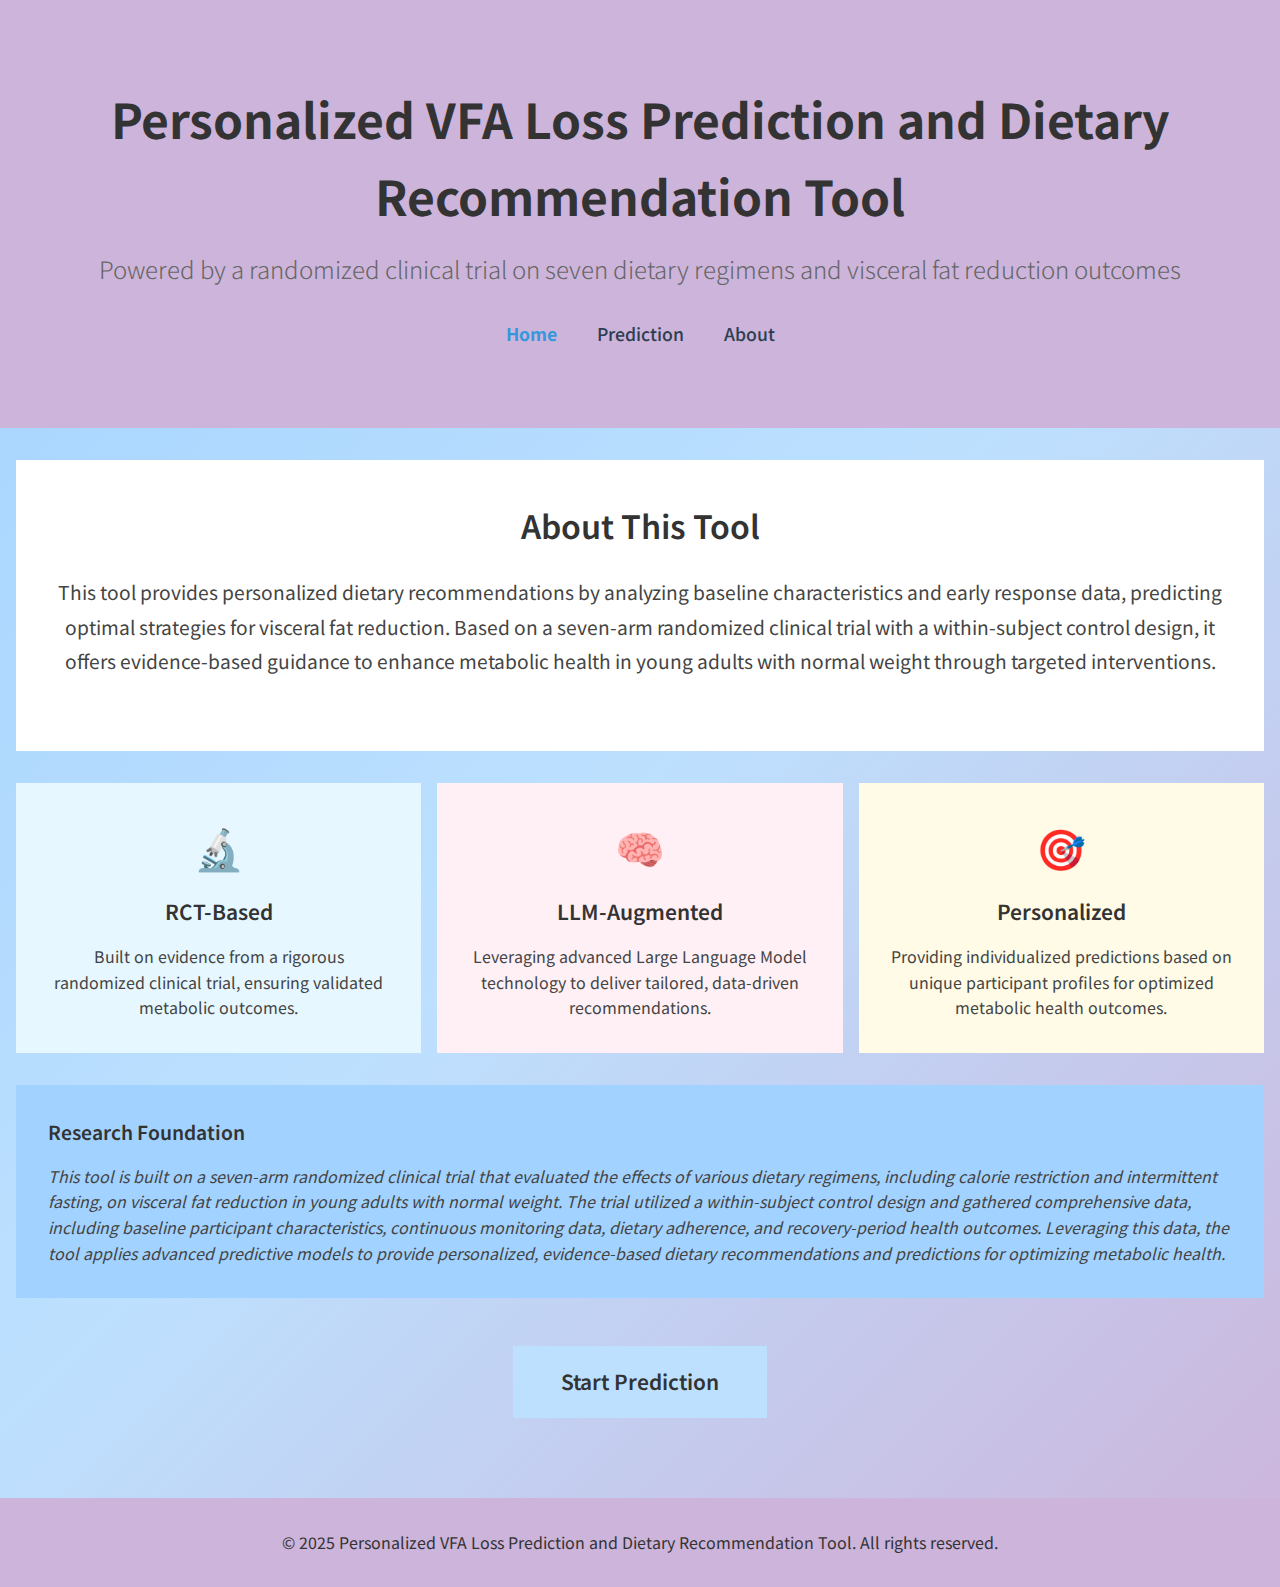
<file: templates/index.html>
<!DOCTYPE html>
<html lang="en">
<head>
    <meta charset="UTF-8">
    <meta name="viewport" content="width=device-width, initial-scale=1.0">
    <title>Personalized VFA Loss Prediction and Dietary Recommendation Tool</title>
    <link href="https://fonts.googleapis.com/css2?family=Noto+Sans+SC:wght@300;400;500;700&display=swap" rel="stylesheet">
    <style>
        * { margin: 0; padding: 0; box-sizing: border-box; }
        body {
            font-family: 'Noto Sans SC', Arial, sans-serif;
            line-height: 1.6;
            color: #333;
            background: linear-gradient(135deg, #a2d2ff 0%, #bde0fe 50%, #cdb4db 100%);
            min-height: 100vh;
            width: 100%;
        }
        /* Navigation Bar Styles */
        .navbar {
            background: #cdb4db;
            padding: 0rem 0;
        }
        .nav-container {
            display: flex;
            justify-content: center;
        }
        .nav-links {
            list-style: none;
            display: flex;
            gap: 2.5rem;
        }
        .nav-link {
            text-decoration: none;
            color: #2c3e50;
            font-weight: 500;
            font-size: 1.1rem;
            transition: color 0.3s;
        }
        .nav-link:hover, .nav-link.active {
            color: #3498db;
        }
        .nav-link.active { font-weight: 700; }

        .hero-section {
            background-color: #cdb4db;
            color: #333;
            padding: 2rem 1rem;
            text-align: center;
        }
        .hero-title {
            font-size: 2.5rem;
            font-weight: 700;
            margin-bottom: 1rem;
        }
        .hero-subtitle {
            font-size: 1.3rem;
            font-weight: 300;
            margin-bottom: 2rem;
            color: #666;
        }
        .main-container {
            width: 100%;
            padding: 2rem 1rem;
        }
        .info-section {
            background-color: #ffffff; /* 改为白色 */
            color: #333;
            padding: 2.5rem 1.5rem;
            margin-bottom: 1.5rem;
        }
        .section-title {
            font-size: 2rem;
            color: #333;
            margin-bottom: 1.5rem;
            text-align: center;
            font-weight: 600;
        }
        .description {
            font-size: 1.2rem;
            line-height: 1.8;
            color: #444;
            text-align: center;
            margin-bottom: 2rem;
        }
        .features-grid {
            display: grid;
            grid-template-columns: 1fr;
            gap: 1.5rem;
            margin: 2rem 0;
        }
        /* 为三个特征模块设置不同的浅色背景 */
        .feature-card:nth-child(1) {
            background-color: #e6f7ff; /* 浅蓝色 */
        }
        .feature-card:nth-child(2) {
            background-color: #fff0f6; /* 浅粉色 */
        }
        .feature-card:nth-child(3) {
            background-color: #fffbe6; /* 浅黄色 */
        }
        .feature-card {
            color: #333;
            padding: 2rem;
            text-align: center;
        }
        .feature-icon {
            font-size: 2.5rem;
            margin-bottom: 1rem;
        }
        .feature-title {
            font-size: 1.3rem;
            font-weight: 600;
            margin-bottom: 1rem;
        }
        .feature-desc {
            font-size: 1rem;
            color: #444;
        }
        .cta-section { text-align: center; margin: 3rem 0; }
        .cta-button {
            display: inline-block;
            background-color: #bde0fe;
            color: #333;
            padding: 1.2rem 3rem;
            font-size: 1.3rem;
            font-weight: 600;
            border: none;
            text-decoration: none;
            cursor: pointer;
            transition: background-color 0.3s ease;
        }
        .cta-button:hover { background-color: #a2d2ff; }
        .citation-section {
            background-color: #a2d2ff;
            color: #333;
            padding: 2rem;
            margin: 2rem 0;
        }
        .citation-title {
            font-size: 1.2rem;
            font-weight: 600;
            margin-bottom: 1rem;
            color: #333;
        }
        .citation-text {
            font-style: italic;
            color: #444;
            line-height: 1.6;
        }
        .footer {
            background-color: #cdb4db;
            color: #333;
            text-align: center;
            padding: 2rem 1rem;
        }
        @media (min-width: 768px) {
            .features-grid { grid-template-columns: repeat(3,1fr); gap: 1rem; }
            .hero-section { padding: 5rem 2rem; }
            .hero-title { font-size: 3rem; }
            .hero-subtitle { font-size: 1.5rem; }
        }
    </style>
</head>
<body>
    <header class="hero-section">
        <div class="hero-content">
            <h1 class="hero-title">Personalized VFA Loss Prediction and Dietary Recommendation Tool</h1>
            <p class="hero-subtitle">Powered by a randomized clinical trial on seven dietary regimens and visceral fat reduction outcomes</p>
            <nav class="navbar">
                <div class="nav-container">
                    <ul class="nav-links">
                        <li><a href="/" class="nav-link active">Home</a></li>
                        <li><a href="/predict" class="nav-link">Prediction</a></li>
                        <li><a href="/about" class="nav-link">About</a></li>
                    </ul>
                </div>
            </nav>
        </div>
    </header>
    <main class="main-container">
        <section class="info-section">
            <h2 class="section-title">About This Tool</h2>
            <p class="description">
                This tool provides personalized dietary recommendations by analyzing baseline characteristics and early response data, predicting optimal strategies for visceral fat reduction. Based on a seven-arm randomized clinical trial with a within-subject control design, it offers evidence-based guidance to enhance metabolic health in young adults with normal weight through targeted interventions.
            </p>
        </section>
        <section class="features-grid">
            <div class="feature-card">
                <div class="feature-icon">🔬</div>
                <h3 class="feature-title">RCT-Based</h3>
                <p class="feature-desc">Built on evidence from a rigorous randomized clinical trial, ensuring validated metabolic outcomes.</p>
            </div>
            <div class="feature-card">
                <div class="feature-icon">🧠</div>
                <h3 class="feature-title">LLM-Augmented</h3>
                <p class="feature-desc">Leveraging advanced Large Language Model technology to deliver tailored, data-driven recommendations.</p>
            </div>
            <div class="feature-card">
                <div class="feature-icon">🎯</div>
                <h3 class="feature-title">Personalized</h3>
                <p class="feature-desc">Providing individualized predictions based on unique participant profiles for optimized metabolic health outcomes.</p>
            </div>
        </section>
        <section class="citation-section">
            <h3 class="citation-title">Research Foundation</h3>
            <p class="citation-text">
                This tool is built on a seven-arm randomized clinical trial that evaluated the effects of various dietary regimens, including calorie restriction and intermittent fasting, on visceral fat reduction in young adults with normal weight. The trial utilized a within-subject control design and gathered comprehensive data, including baseline participant characteristics, continuous monitoring data, dietary adherence, and recovery-period health outcomes. Leveraging this data, the tool applies advanced predictive models to provide personalized, evidence-based dietary recommendations and predictions for optimizing metabolic health.
            </p>
        </section>
        <section class="cta-section">
            <a href="/predict" class="cta-button">Start Prediction</a>
        </section>
    </main>
    <footer class="footer">
        <p>&copy; 2025 Personalized VFA Loss Prediction and Dietary Recommendation Tool. All rights reserved.</p>
    </footer>
</body>
</html>
</file>
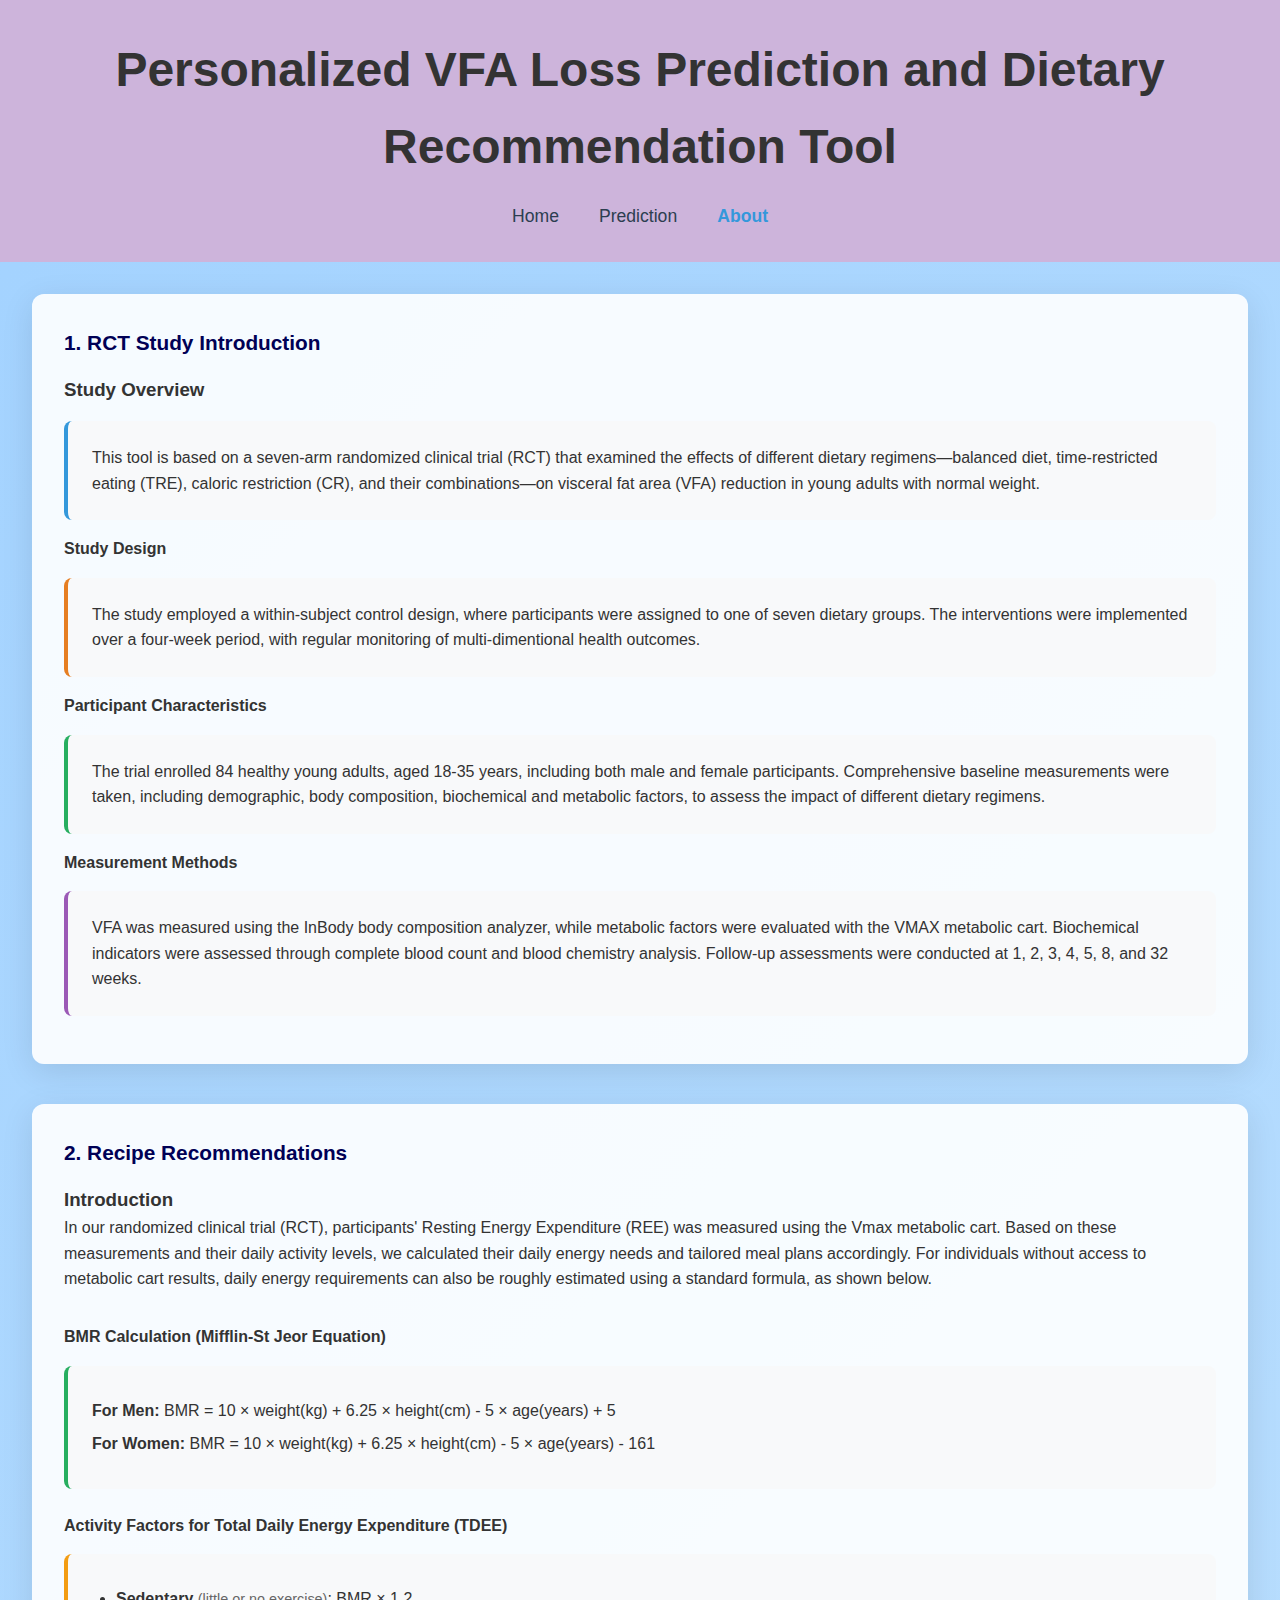
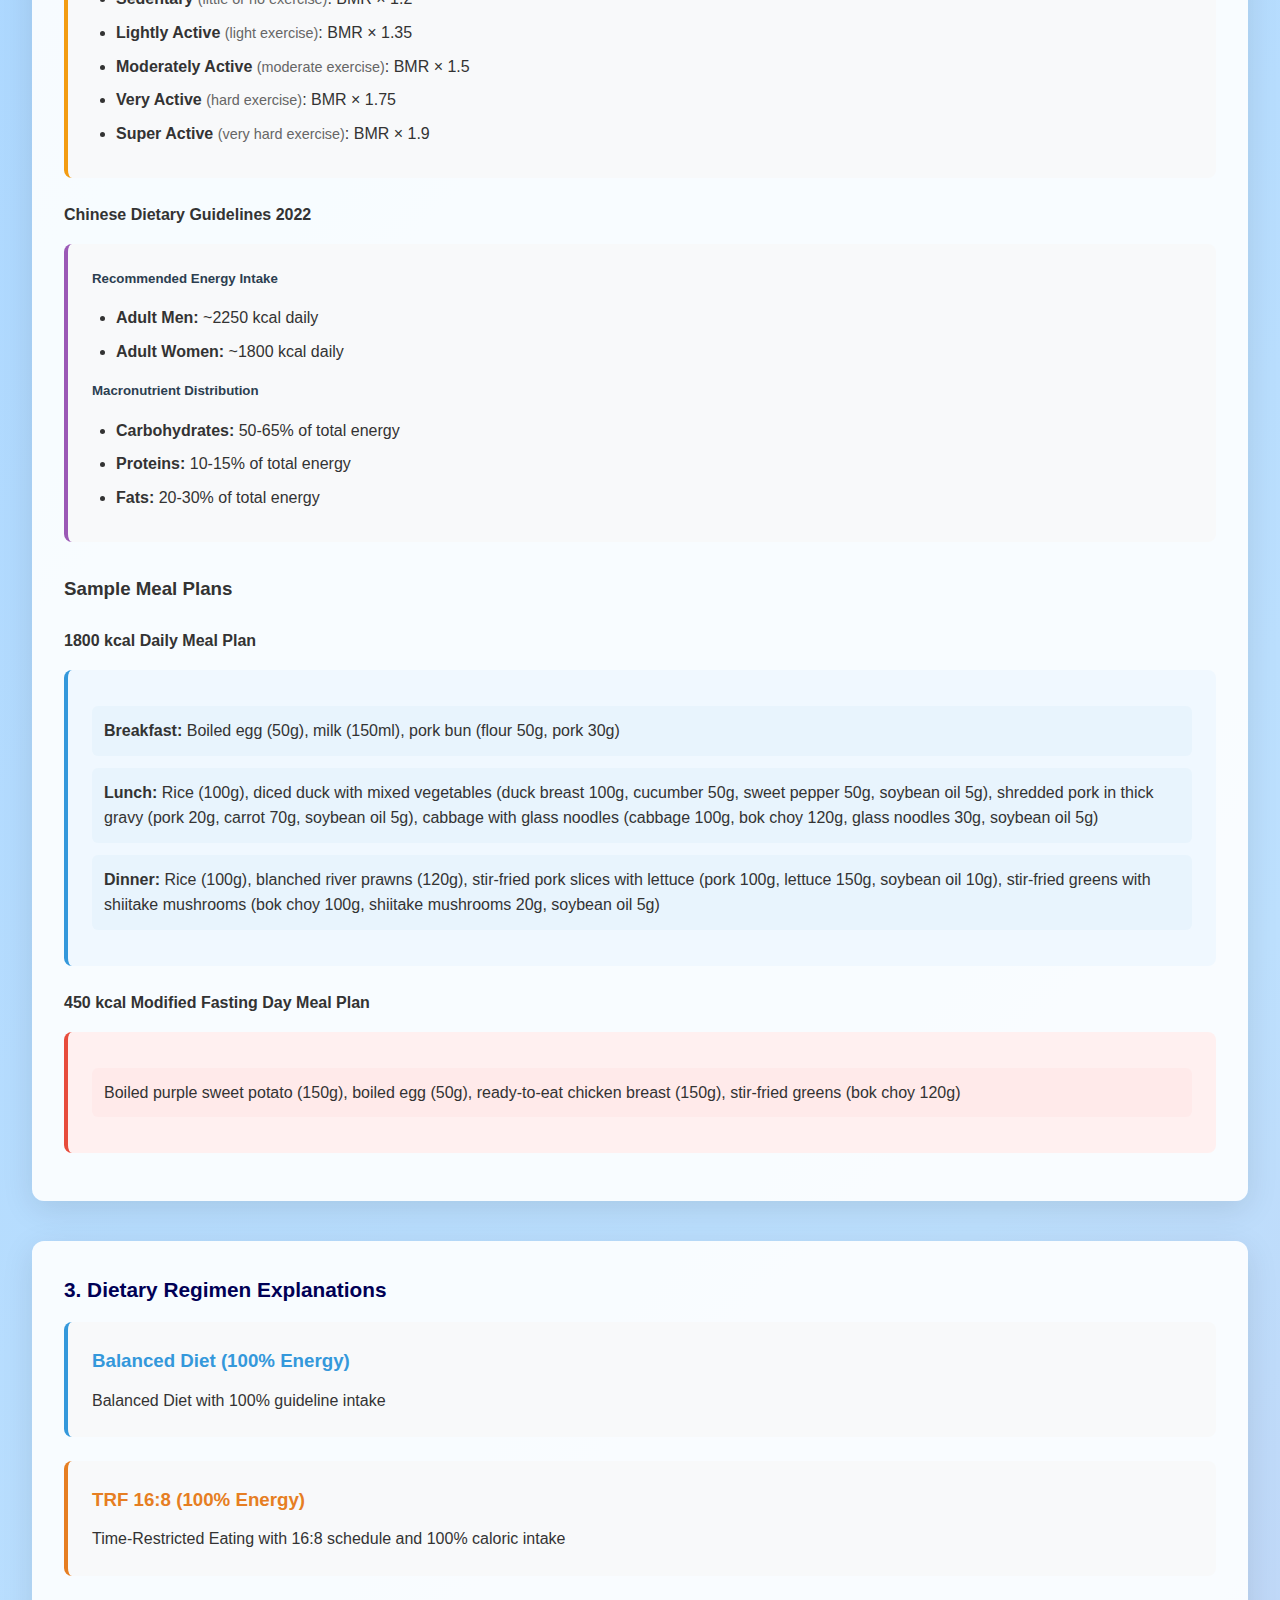
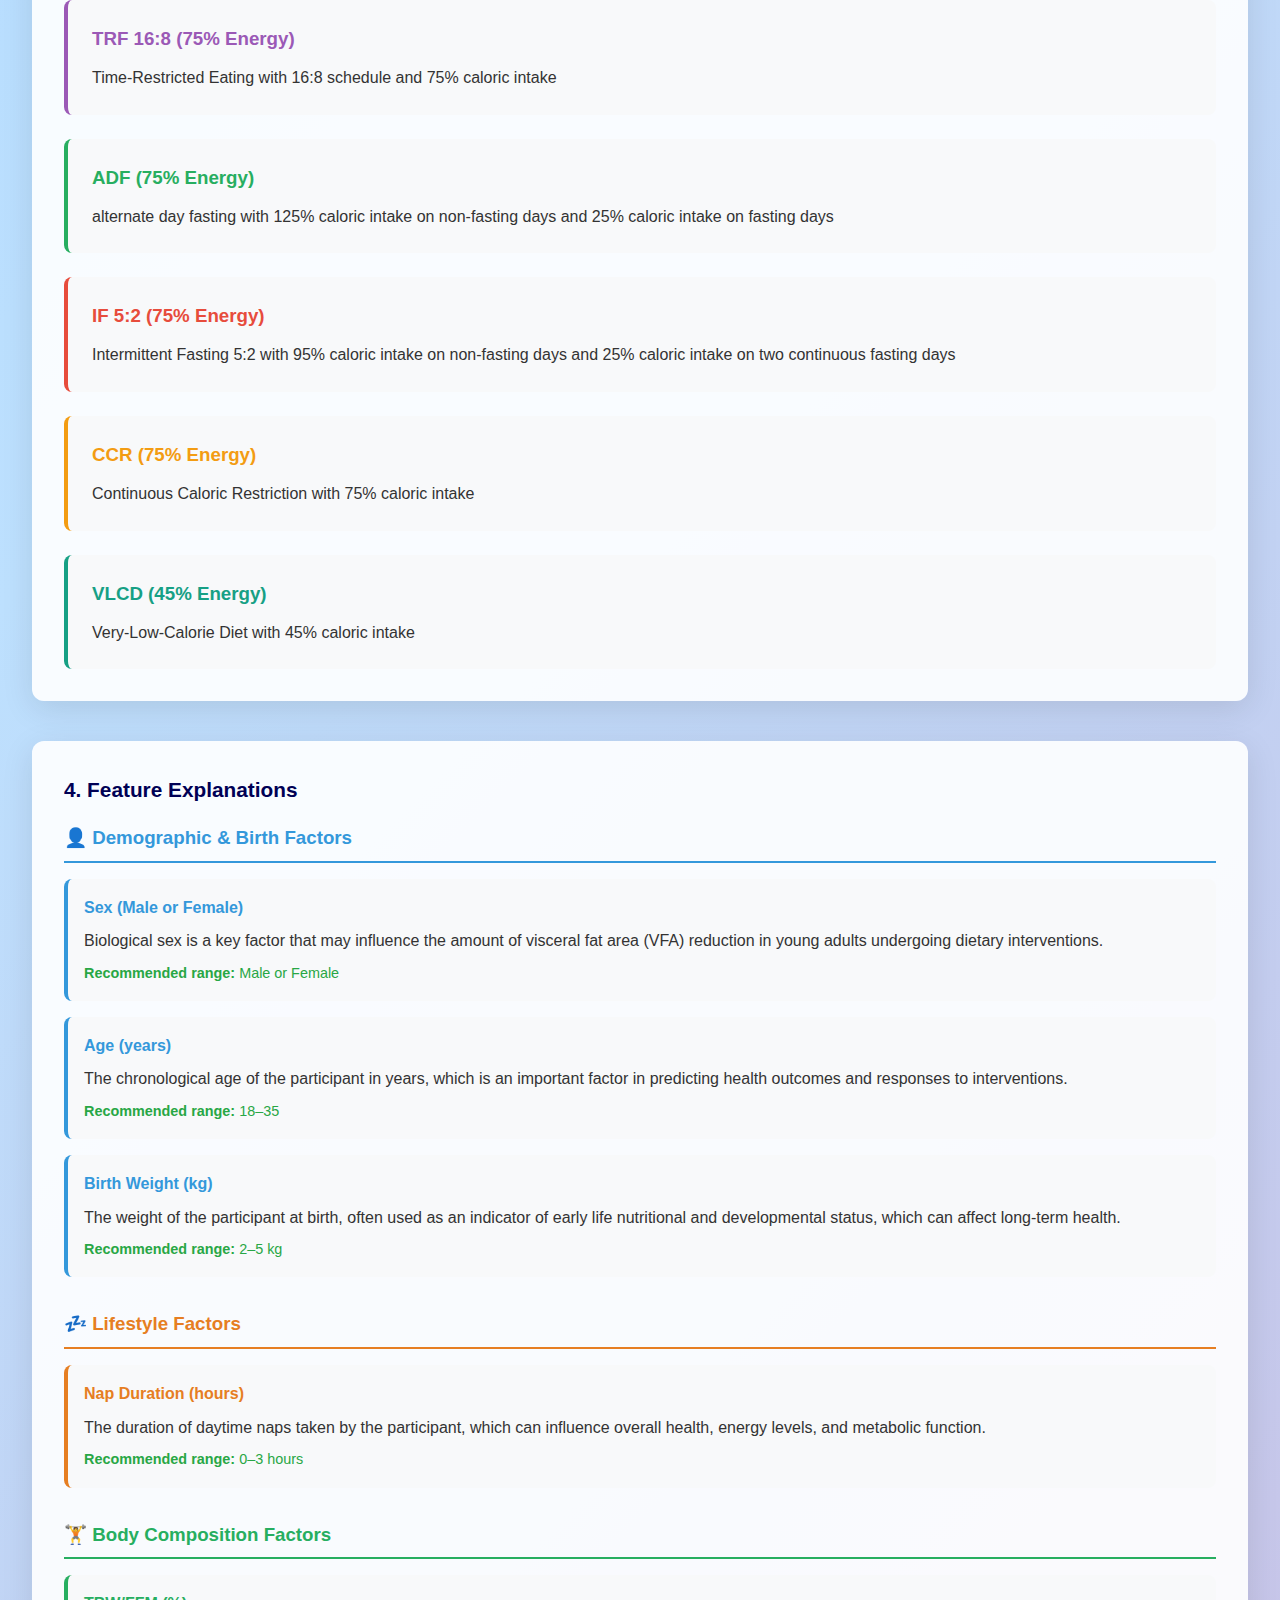
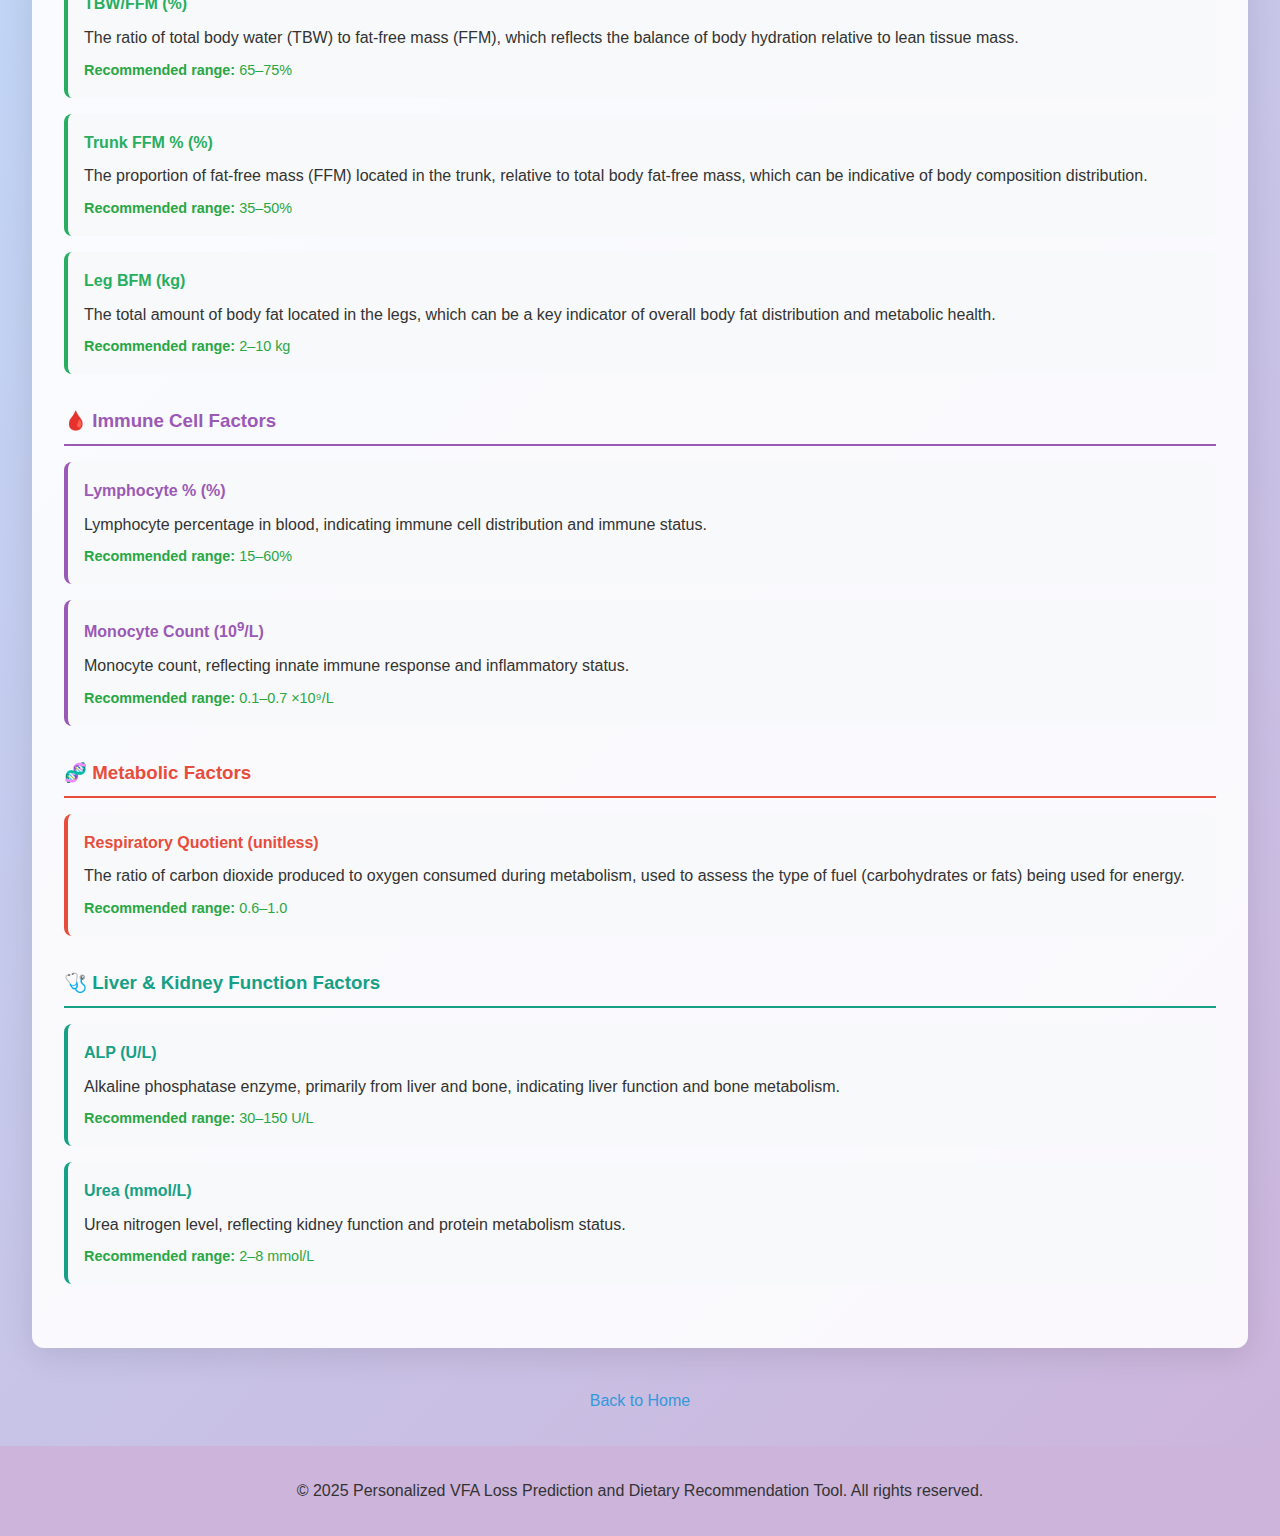
<file: templates/about.html>
<!DOCTYPE html>
<html lang="en" data-current-lang="en">
<head>
    <meta charset="UTF-8">
    <title data-i18n="help_title">Personalized VFA Loss Prediction and Dietary Recommendation Tool</title>
    <meta name="viewport" content="width=device-width, initial-scale=1.0">
    <style>
        * { margin: 0; padding: 0; box-sizing: border-box; }
        body {
            font-family: 'Noto Sans SC', Arial, sans-serif;
            background: linear-gradient(135deg, #a2d2ff 0%, #bde0fe 50%, #cdb4db 100%);
            color: #333;
            line-height: 1.6;
            width: 100%;
            min-height: 100vh;
        }
        /* Navigation Bar Styles */
        .navbar {
            background: #cdb4db;
            padding: 0rem 0;
            
        }
        .nav-container {
            display: flex;
            justify-content: center;
        }
        .nav-links {
            display: flex;
            gap: 2.5rem;
            list-style: none;
            margin: 0;
            padding: 0;
        }
        .nav-link {
            text-decoration: none;
            color: #2c3e50;
            font-weight: 500;
            font-size: 1.1rem;
            transition: color 0.3s;
        }
        .nav-link.active, .nav-link:hover {
            color: #3498db;
            font-weight: 700;
        }
        .container {
            width: 100%;
            padding: 2rem;
        }
        /* 修改标题区域样式，与index.html保持一致 */
        .hero-section {
            background-color: #cdb4db;
            color: #333;
            padding: 2rem;
            text-align: center;
        }
        .hero-title {
            font-size: 2.5rem;
            font-weight: 700;
            margin-bottom: 1rem;
        }
        .help-section {
            background: rgba(255, 255, 255, 0.9);
            margin-bottom: 2.5rem;
            padding: 2rem;
            border-radius: 12px;
            box-shadow: 0 8px 32px rgba(0, 0, 0, 0.1);
        }
        .help-section h2 {
            font-size: 1.3rem;
            color: #005;
            margin-bottom: 1rem;
        }
        .diet-groups-container {
            display: grid;
            gap: 1.5rem;
        }
        .diet-group-item {
            background: #f8f9fa;
            border-radius: 8px;
            padding: 1.5rem;
            border-left: 4px solid #e74c3c;
        }
        .diet-group-item h3 {
            margin: 0 0 0.7rem 0;
            color: #e74c3c;
        }
        .nav-back {
            margin-top: 2rem;
            text-align: center;
        }
        .nav-back a {
            color: #3498db;
            text-decoration: none;
        }
        #languageToggle {
            margin-left: 20px;
            cursor: pointer;
            color: #444;
        }
        /* 添加底部footer样式，与index.html保持一致 */
        .footer {
            background-color: #cdb4db;
            color: #333;
            text-align: center;
            padding: 2rem 1rem;
        }
        @media (max-width: 768px) {
            .container {
                padding: 1rem;
            }
            .hero-title {
                font-size: 1.8rem;
            }
        }
        @media (min-width: 768px) {
            .hero-title {
                font-size: 3rem;
            }
        }
    </style>
</head>
<body>
    <!-- 修改标题区域结构，将导航栏移到标题区域内部 -->
    <header class="hero-section">
        <div class="hero-content">
            <h1 class="hero-title" data-i18n="help_title">Personalized VFA Loss Prediction and Dietary Recommendation Tool</h1>
            <nav class="navbar">
                <div class="nav-container">
                    <ul class="nav-links">
                        <li><a href="/" class="nav-link">Home</a></li>
                        <li><a href="/predict" class="nav-link">Prediction</a></li>
                        <li><a href="/about" class="nav-link active">About</a></li>
                    </ul>
                    <span id="languageToggle">English</span>
                </div>
            </nav>
        </div>
    </header>
    <div class="container">
        <section class="help-section">
            <h2 data-i18n="method_section">1. RCT Study Introduction</h2>
            <div class="method-content">
                <h3>Study Overview</h3>
                <div style="background: #f8f9fa; padding: 1.5rem; border-radius: 8px; margin: 1rem 0; border-left: 4px solid #3498db;">
                    <p style="margin: 0;">This tool is based on a seven-arm randomized clinical trial (RCT) that examined the effects of different dietary regimens—balanced diet, time-restricted eating (TRE), caloric restriction (CR), and their combinations—on visceral fat area (VFA) reduction in young adults with normal weight.</p>
                </div>
                
                <h4>Study Design</h4>
                <div style="background: #f8f9fa; padding: 1.5rem; border-radius: 8px; margin: 1rem 0; border-left: 4px solid #e67e22;">
                    <p style="margin: 0;">The study employed a within-subject control design, where participants were assigned to one of seven dietary groups. The interventions were implemented over a four-week period, with regular monitoring of multi-dimentional health outcomes.</p>
                </div>
                
                <h4>Participant Characteristics</h4>
                <div style="background: #f8f9fa; padding: 1.5rem; border-radius: 8px; margin: 1rem 0; border-left: 4px solid #27ae60;">
                    <p style="margin: 0;">The trial enrolled 84 healthy young adults, aged 18-35 years, including both male and female participants. Comprehensive baseline measurements were taken, including demographic, body composition, biochemical and metabolic factors, to assess the impact of different dietary regimens.</p>
                </div>
                
                <h4>Measurement Methods</h4>
                <div style="background: #f8f9fa; padding: 1.5rem; border-radius: 8px; margin: 1rem 0; border-left: 4px solid #9b59b6;">
                    <p style="margin: 0;">VFA was measured using the InBody body composition analyzer, while metabolic factors were evaluated with the VMAX metabolic cart. Biochemical indicators were assessed through complete blood count and blood chemistry analysis. Follow-up assessments were conducted at 1, 2, 3, 4, 5, 8, and 32 weeks.</p>
                </div>
            </div>
        </section>

        <section class="help-section">
            <h2>2. Recipe Recommendations</h2>
            <div class="method-content">
                <h3>Introduction</h3>
                <p>In our randomized clinical trial (RCT), participants' Resting Energy Expenditure (REE) was measured using the Vmax metabolic cart. Based on these measurements and their daily activity levels, we calculated their daily energy needs and tailored meal plans accordingly. For individuals without access to metabolic cart results, daily energy requirements can also be roughly estimated using a standard formula, as shown below.</p>
                
                <div style="margin: 2rem 0;"></div>
                
                <h4>BMR Calculation (Mifflin-St Jeor Equation)</h4>
                <div style="background: #f8f9fa; padding: 1.5rem; border-radius: 8px; margin: 1rem 0; border-left: 4px solid #27ae60;">
                    <p style="margin: 0.5rem 0;"><strong>For Men:</strong> BMR = 10 × weight(kg) + 6.25 × height(cm) - 5 × age(years) + 5</p>
                    <p style="margin: 0.5rem 0;"><strong>For Women:</strong> BMR = 10 × weight(kg) + 6.25 × height(cm) - 5 × age(years) - 161</p>
                </div>
                
                <div style="margin: 1.5rem 0;"></div>
                
                <h4>Activity Factors for Total Daily Energy Expenditure (TDEE)</h4>
                <div style="background: #f8f9fa; padding: 1.5rem; border-radius: 8px; margin: 1rem 0; border-left: 4px solid #f39c12;">
                    <ul style="margin: 0; padding-left: 1.5rem;">
                        <li style="margin: 0.5rem 0;"><strong>Sedentary</strong> <span style="font-size: 0.9em; color: #666;">(little or no exercise)</span>: BMR × 1.2</li>
                        <li style="margin: 0.5rem 0;"><strong>Lightly Active</strong> <span style="font-size: 0.9em; color: #666;">(light exercise)</span>: BMR × 1.35</li>
                        <li style="margin: 0.5rem 0;"><strong>Moderately Active</strong> <span style="font-size: 0.9em; color: #666;">(moderate exercise)</span>: BMR × 1.5</li>
                        <li style="margin: 0.5rem 0;"><strong>Very Active</strong> <span style="font-size: 0.9em; color: #666;">(hard exercise)</span>: BMR × 1.75</li>
                        <li style="margin: 0.5rem 0;"><strong>Super Active</strong> <span style="font-size: 0.9em; color: #666;">(very hard exercise)</span>: BMR × 1.9</li>
                    </ul>
                </div>
                
                <div style="margin: 1.5rem 0;"></div>
                
                <h4>Chinese Dietary Guidelines 2022</h4>
                <div style="background: #f8f9fa; padding: 1.5rem; border-radius: 8px; margin: 1rem 0; border-left: 4px solid #9b59b6;">
                    <h5 style="margin: 0 0 1rem 0; color: #2c3e50;">Recommended Energy Intake</h5>
                    <ul style="margin: 0; padding-left: 1.5rem;">
                        <li style="margin: 0.5rem 0;"><strong>Adult Men:</strong> ~2250 kcal daily</li>
                        <li style="margin: 0.5rem 0;"><strong>Adult Women:</strong> ~1800 kcal daily</li>
                    </ul>
                    
                    <div style="margin: 1rem 0;"></div>
                    
                    <h5 style="margin: 0 0 1rem 0; color: #2c3e50;">Macronutrient Distribution</h5>
                    <ul style="margin: 0; padding-left: 1.5rem;">
                        <li style="margin: 0.5rem 0;"><strong>Carbohydrates:</strong> 50-65% of total energy</li>
                        <li style="margin: 0.5rem 0;"><strong>Proteins:</strong> 10-15% of total energy</li>
                        <li style="margin: 0.5rem 0;"><strong>Fats:</strong> 20-30% of total energy</li>
                    </ul>
                </div>
                
                <div style="margin: 2rem 0;"></div>
                
                <h3>Sample Meal Plans</h3>
                
                <div style="margin: 1.5rem 0;"></div>
                
                <h4>1800 kcal Daily Meal Plan</h4>
                <div style="background: #f0f8ff; padding: 1.5rem; border-radius: 8px; margin: 1rem 0; border-left: 4px solid #3498db;">
                    <div style="margin: 0.75rem 0; padding: 0.75rem; background: #e8f4fd; border-radius: 6px;">
                        <strong>Breakfast:</strong> Boiled egg (50g), milk (150ml), pork bun (flour 50g, pork 30g)
                    </div>
                    
                    <div style="margin: 0.75rem 0; padding: 0.75rem; background: #e8f4fd; border-radius: 6px;">
                        <strong>Lunch:</strong> Rice (100g), diced duck with mixed vegetables (duck breast 100g, cucumber 50g, sweet pepper 50g, soybean oil 5g), shredded pork in thick gravy (pork 20g, carrot 70g, soybean oil 5g), cabbage with glass noodles (cabbage 100g, bok choy 120g, glass noodles 30g, soybean oil 5g)
                    </div>
                    
                    <div style="margin: 0.75rem 0; padding: 0.75rem; background: #e8f4fd; border-radius: 6px;">
                        <strong>Dinner:</strong> Rice (100g), blanched river prawns (120g), stir-fried pork slices with lettuce (pork 100g, lettuce 150g, soybean oil 10g), stir-fried greens with shiitake mushrooms (bok choy 100g, shiitake mushrooms 20g, soybean oil 5g)
                    </div>
                </div>
                
                <div style="margin: 1.5rem 0;"></div>
                
                <h4>450 kcal Modified Fasting Day Meal Plan</h4>
                <div style="background: #fff0f0; padding: 1.5rem; border-radius: 8px; margin: 1rem 0; border-left: 4px solid #e74c3c;">
                    <div style="margin: 0.75rem 0; padding: 0.75rem; background: #ffeaea; border-radius: 6px;">
                        Boiled purple sweet potato (150g), boiled egg (50g), ready-to-eat chicken breast (150g), stir-fried greens (bok choy 120g)
                    </div>
                </div>
            </div>
        </section>

        <section class="help-section">
            <h2 data-i18n="diet_groups_section">3. Dietary Regimen Explanations</h2>
            <div id="dietGroupsContainer" class="diet-groups-container"></div>
        </section>
        <!-- 添加特征说明部分 -->
        <section class="help-section">
            <h2 data-i18n="features_section">4. Feature Explanations</h2>
            <div class="feature-content" id="featureExplanations"></div>
        </section>



        <div class="nav-back">
            <a href="/" data-i18n="back_to_home">Back to Home</a>
        </div>
    </div>
    <!-- 添加底部footer，与index.html保持一致 -->
    <footer class="footer">
        <p>&copy; 2025 Personalized VFA Loss Prediction and Dietary Recommendation Tool. All rights reserved.</p>
    </footer>

    <script>
        // 国际化内容只保留英文
        const i18n = {
            en: {
                help_title: 'Personalized VFA Loss Prediction and Dietary Recommendation Tool',

                method_section: '1. RCT Study Introduction',
                diet_groups_section: '3. Dietary Regimen Explanations',
                back_to_home: 'Back to Home',
                // 添加特征说明
                features_section: '4. Feature Explanations',
                diet_groups: {
                    Group_1: {
                        name: 'Balanced Diet (100% Energy)',
                        desc: 'Balanced Diet with 100% guideline intake'
                    },
                    Group_2: {
                        name: 'TRF 16:8 (100% Energy)',
                        desc: 'Time-Restricted Eating with 16:8 schedule and 100% caloric intake'
                    },
                    Group_3: {
                        name: 'ADF (75% Energy)',
                        desc: 'alternate day fasting with 125% caloric intake on non-fasting days and 25% caloric intake on fasting days'
                    },
                    Group_4: {
                        name: 'TRF 16:8 (75% Energy)',
                        desc: 'Time-Restricted Eating with 16:8 schedule and 75% caloric intake'
                    },
                    Group_5: {
                        name: 'IF 5:2 (75% Energy)',
                        desc: 'Intermittent Fasting 5:2 with 95% caloric intake on non-fasting days and 25% caloric intake on two continuous fasting days'
                    },
                    Group_6: {
                        name: 'CCR (75% Energy)',
                        desc: 'Continuous Caloric Restriction with 75% caloric intake'
                    },
                    Group_7: {
                        name: 'VLCD (45% Energy)',
                        desc: 'Very-Low-Calorie Diet with 45% caloric intake'
                    }
                },


                // 特征说明内容
                features: [
                    {
                        name: 'Sex',
                        unit: 'Male or Female',
                        desc: 'Biological sex is a key factor that may influence the amount of visceral fat area (VFA) reduction in young adults undergoing dietary interventions.',
                        range: 'Male or Female'
                    },
                    {
                        name: 'Age',
                        unit: 'years',
                        desc: 'The chronological age of the participant in years, which is an important factor in predicting health outcomes and responses to interventions.',
                        range: '18–35'
                    },
                    {
                        name: 'Birth Weight',
                        unit: 'kg',
                        desc: 'The weight of the participant at birth, often used as an indicator of early life nutritional and developmental status, which can affect long-term health.',
                        range: '2–5 kg'
                    },
                    {
                        name: 'Nap Duration',
                        unit: 'hours',
                        desc: 'The duration of daytime naps taken by the participant, which can influence overall health, energy levels, and metabolic function.',
                        range: '0–3 hours'
                    },
                    {
                        name: 'TBW/FFM',
                        unit: '%',
                        desc: 'The ratio of total body water (TBW) to fat-free mass (FFM), which reflects the balance of body hydration relative to lean tissue mass.',
                        range: '65–75%'
                    },
                    {
                        name: 'Trunk FFM %',
                        unit: '%',
                        desc: 'The proportion of fat-free mass (FFM) located in the trunk, relative to total body fat-free mass, which can be indicative of body composition distribution.',
                        range: '35–50%'
                    },
                    {
                        name: 'Leg BFM',
                        unit: 'kg',
                        desc: 'The total amount of body fat located in the legs, which can be a key indicator of overall body fat distribution and metabolic health.',
                        range: '2–10 kg'
                    },
                    {
                        name: 'Lymphocyte %',
                        unit: '%',
                        desc: 'Lymphocyte percentage in blood, indicating immune cell distribution and immune status.',
                        range: '15–60%'
                    },
                    {
                        name: 'Monocyte Count',
                        unit: '10<sup>9</sup>/L',
                        desc: 'Monocyte count, reflecting innate immune response and inflammatory status.',
                        range: '0.1–0.7 ×10⁹/L'
                    },
                    {
                        name: 'Respiratory Quotient',
                        unit: 'unitless',
                        desc: 'The ratio of carbon dioxide produced to oxygen consumed during metabolism, used to assess the type of fuel (carbohydrates or fats) being used for energy.',
                        range: '0.6–1.0'
                    },
                    {
                        name: 'ALP',
                        unit: 'U/L',
                        desc: 'Alkaline phosphatase enzyme, primarily from liver and bone, indicating liver function and bone metabolism.',
                        range: '30–150 U/L'
                    },
                    {
                        name: 'Urea',
                        unit: 'mmol/L',
                        desc: 'Urea nitrogen level, reflecting kidney function and protein metabolism status.',
                        range: '2–8 mmol/L'
                    }
                ]
            }
        };
        function applyLanguage(lang) {
            document.documentElement.lang = lang;
            document.documentElement.dataset.currentLang = lang;
            document.querySelectorAll('[data-i18n]').forEach(el => {
                const key = el.dataset.i18n;
                if (key && i18n[lang][key]) el.textContent = i18n[lang][key];
            });
            // 渲染diet_groups
            const container = document.getElementById('dietGroupsContainer');
            if (!container) return;
            container.innerHTML = '';
            const dietGroups = i18n[lang].diet_groups;
            
            // 为每个group设置不同的颜色
            const groupColors = [
                '#3498db', // 蓝色 - Balanced Diet
                '#e67e22', // 橙色 - TRF 16:8 (100% Energy)
                '#9b59b6', // 紫色 - TRF 16:8 (75% Energy)
                '#27ae60', // 绿色 - ADF (75% Energy)
                '#e74c3c', // 红色 - IF 5:2 (75% Energy)
                '#f39c12', // 橙色 - CCR (75% Energy)
                '#16a085'  // 青色 - VLCD (45% Energy)
            ];
            
            // 按照指定顺序显示饮食方案：
            // 1. Balanced Diet (100% Energy)
            // 2. TRF 16:8 (100% Energy)
            // 3. TRF 16:8 (75% Energy) - 移至第三个位置
            // 4. ADF (75% Energy)
            // 5. IF 5:2 (75% Energy)
            // 6. CCR (75% Energy)
            // 7. VLCD (45% Energy)
            const orderedGroups = ['Group_1', 'Group_2', 'Group_4', 'Group_3', 'Group_5', 'Group_6', 'Group_7'];
            orderedGroups.forEach((groupKey, index) => {
                const group = dietGroups[groupKey];
                if (group) {
                    const groupElement = document.createElement('div');
                    groupElement.className = 'diet-group-item';
                    groupElement.style.borderLeftColor = groupColors[index];
                    groupElement.innerHTML = `<h3 style="color: ${groupColors[index]};">${group.name}</h3><p>${group.desc}</p>`;
                    container.appendChild(groupElement);
                }
            });
            // 渲染文献内容
            const literatureContent = document.querySelector('.literature-content');
            if (literatureContent) {
                const literatureList = i18n[lang].literature_content || [];
                literatureContent.innerHTML = literatureList.map(item => `<p>${item}</p>`).join('');
            }
            
            // 渲染特征说明 - 按模块分类显示
                const featureExplanations = document.getElementById('featureExplanations');
                if (featureExplanations) {
                    const features = i18n[lang].features || [];
                    
                    // 按模块分类特征
                    const modules = [
                        {
                            title: '👤 Demographic & Birth Factors',
                            features: features.filter(f => ['Sex', 'Age', 'Birth Weight'].includes(f.name))
                        },
                        {
                            title: '💤 Lifestyle Factors',
                            features: features.filter(f => ['Nap Duration'].includes(f.name))
                        },
                        {
                            title: '🏋️ Body Composition Factors',
                            features: features.filter(f => ['TBW/FFM', 'Trunk FFM %', 'Leg BFM'].includes(f.name))
                        },
                        {
                            title: '🩸 Immune Cell Factors',
                            features: features.filter(f => ['Lymphocyte %', 'Monocyte Count'].includes(f.name))
                        },
                        {
                            title: '🧬 Metabolic Factors',
                            features: features.filter(f => ['Respiratory Quotient'].includes(f.name))
                        },
                        {
                            title: '🩺 Liver & Kidney Function Factors',
                            features: features.filter(f => ['ALP', 'Urea'].includes(f.name))
                        }
                    ];
                    
                    let featuresHTML = '';
                    
                    // 为每个模块设置不同的颜色
                    const moduleColors = [
                        '#3498db', // 蓝色 - Demographics & Birth Information
                        '#e67e22', // 橙色 - Lifestyle
                        '#27ae60', // 绿色 - Body Composition
                        '#9b59b6', // 紫色 - Blood Parameters
                        '#e74c3c', // 红色 - Metabolic Indicators
                        '#16a085'  // 青色 - Liver & Kidney Function
                    ];
                    
                    modules.forEach((module, index) => {
                        if (module.features.length > 0) {
                            const moduleColor = moduleColors[index];
                            featuresHTML += `
                                <div class="module-section" style="margin-bottom: 2rem;">
                                    <h3 style="color: ${moduleColor}; margin-bottom: 1rem; padding-bottom: 0.5rem; border-bottom: 2px solid ${moduleColor};">${module.title}</h3>
                                    <div class="module-features">
                                        ${module.features.map(feature => `
                                            <div class="feature-item" style="margin-bottom: 1rem; padding: 1rem; background: #f8f9fa; border-radius: 8px; border-left: 4px solid ${moduleColor};" id="feature-${feature.name.replace(/[^a-zA-Z0-9]/g, '-').toLowerCase()}">
                                                <h4 style="margin: 0 0 0.5rem 0; color: ${moduleColor};">${feature.name} (${feature.unit})</h4>
                                                <p style="margin: 0;">${feature.desc}</p>
                                                ${feature.range ? `<p style="margin-top: 0.5rem; font-size: 0.9em; color: #28a745;"><strong>Recommended range:</strong> ${feature.range}</p>` : ''}
                                            </div>
                                        `).join('')}
                                    </div>
                                </div>
                            `;
                        }
                    });
                    
                    featureExplanations.innerHTML = featuresHTML;
                }
        }
        document.addEventListener('DOMContentLoaded', function () {
            applyLanguage('en');
            const languageToggle = document.getElementById('languageToggle');
            if (languageToggle) {
                languageToggle.style.display = 'none'; // 隐藏语言切换按钮
            }
        });
    </script>
</body>
</html>
</file>
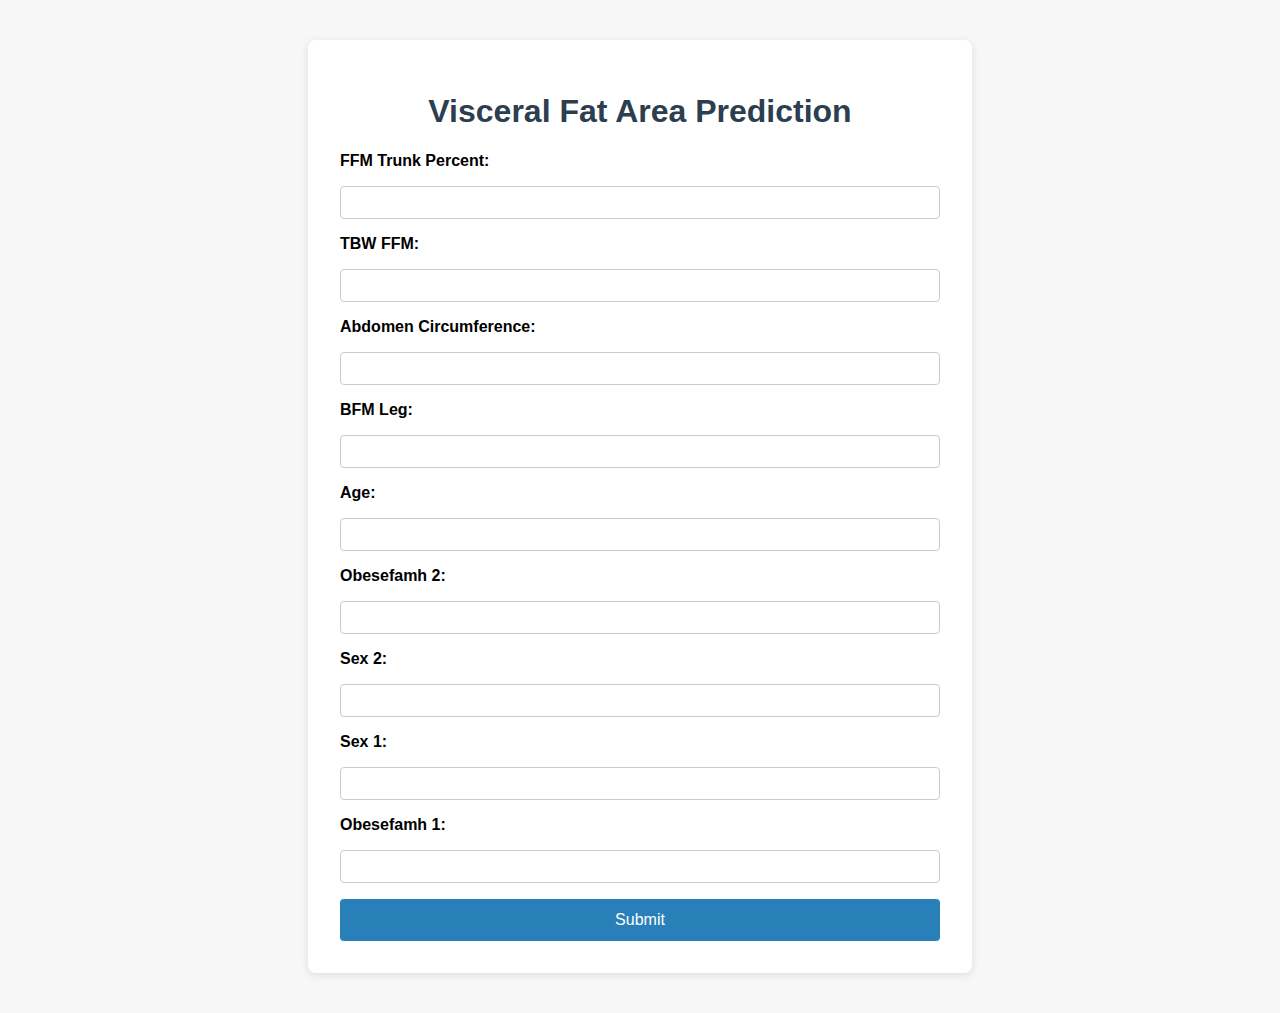
<file: templates/main.html>
<!DOCTYPE html>
<html lang="en">
<head>
    <meta charset="UTF-8">
    <title>Visceral Fat Area Prediction</title>
    <meta name="viewport" content="width=device-width, initial-scale=1">
    <style>
        body { font-family: Arial, sans-serif; background: #f7f7f7; margin: 0; padding: 0; }
        .container { max-width: 600px; margin: 40px auto; background: #fff; padding: 32px; border-radius: 8px; box-shadow: 0 2px 8px rgba(0,0,0,0.1);}
        h1 { text-align: center; color: #2c3e50; }
        form { display: flex; flex-direction: column; gap: 16px; }
        label { font-weight: bold; }
        input, select { padding: 8px; border: 1px solid #ccc; border-radius: 4px; }
        button { background: #2980b9; color: #fff; border: none; padding: 12px; border-radius: 4px; font-size: 16px; cursor: pointer; }
        button:hover { background: #1a5a7a; }
    </style>
</head>
<body>
    <div class="container">
        <h1>Visceral Fat Area Prediction</h1>
        <form method="post" action="/predict">
            <label for="FFM_Trunk_percent">FFM Trunk Percent:</label>
            <input type="number" step="any" name="FFM_Trunk_percent" required>

            <label for="TBW_FFM">TBW FFM:</label>
            <input type="number" step="any" name="TBW_FFM" required>



            <label for="Abdomen_Circumference">Abdomen Circumference:</label>
            <input type="number" step="any" name="Abdomen_Circumference" required>

            <label for="BFM_Leg">BFM Leg:</label>
            <input type="number" step="any" name="BFM_Leg" required>

            <label for="Age">Age:</label>
            <input type="number" step="any" name="Age" required>

            <label for="Obesefamh_2">Obesefamh 2:</label>
            <input type="number" step="any" name="Obesefamh_2" required>

            <label for="Sex_2">Sex 2:</label>
            <input type="number" step="any" name="Sex_2" required>

            <label for="Sex_1">Sex 1:</label>
            <input type="number" step="any" name="Sex_1" required>

            <label for="Obesefamh_1">Obesefamh 1:</label>
            <input type="number" step="any" name="Obesefamh_1" required>

            <button type="submit">Submit</button>
        </form>
    </div>
</body>
</html>
</file>
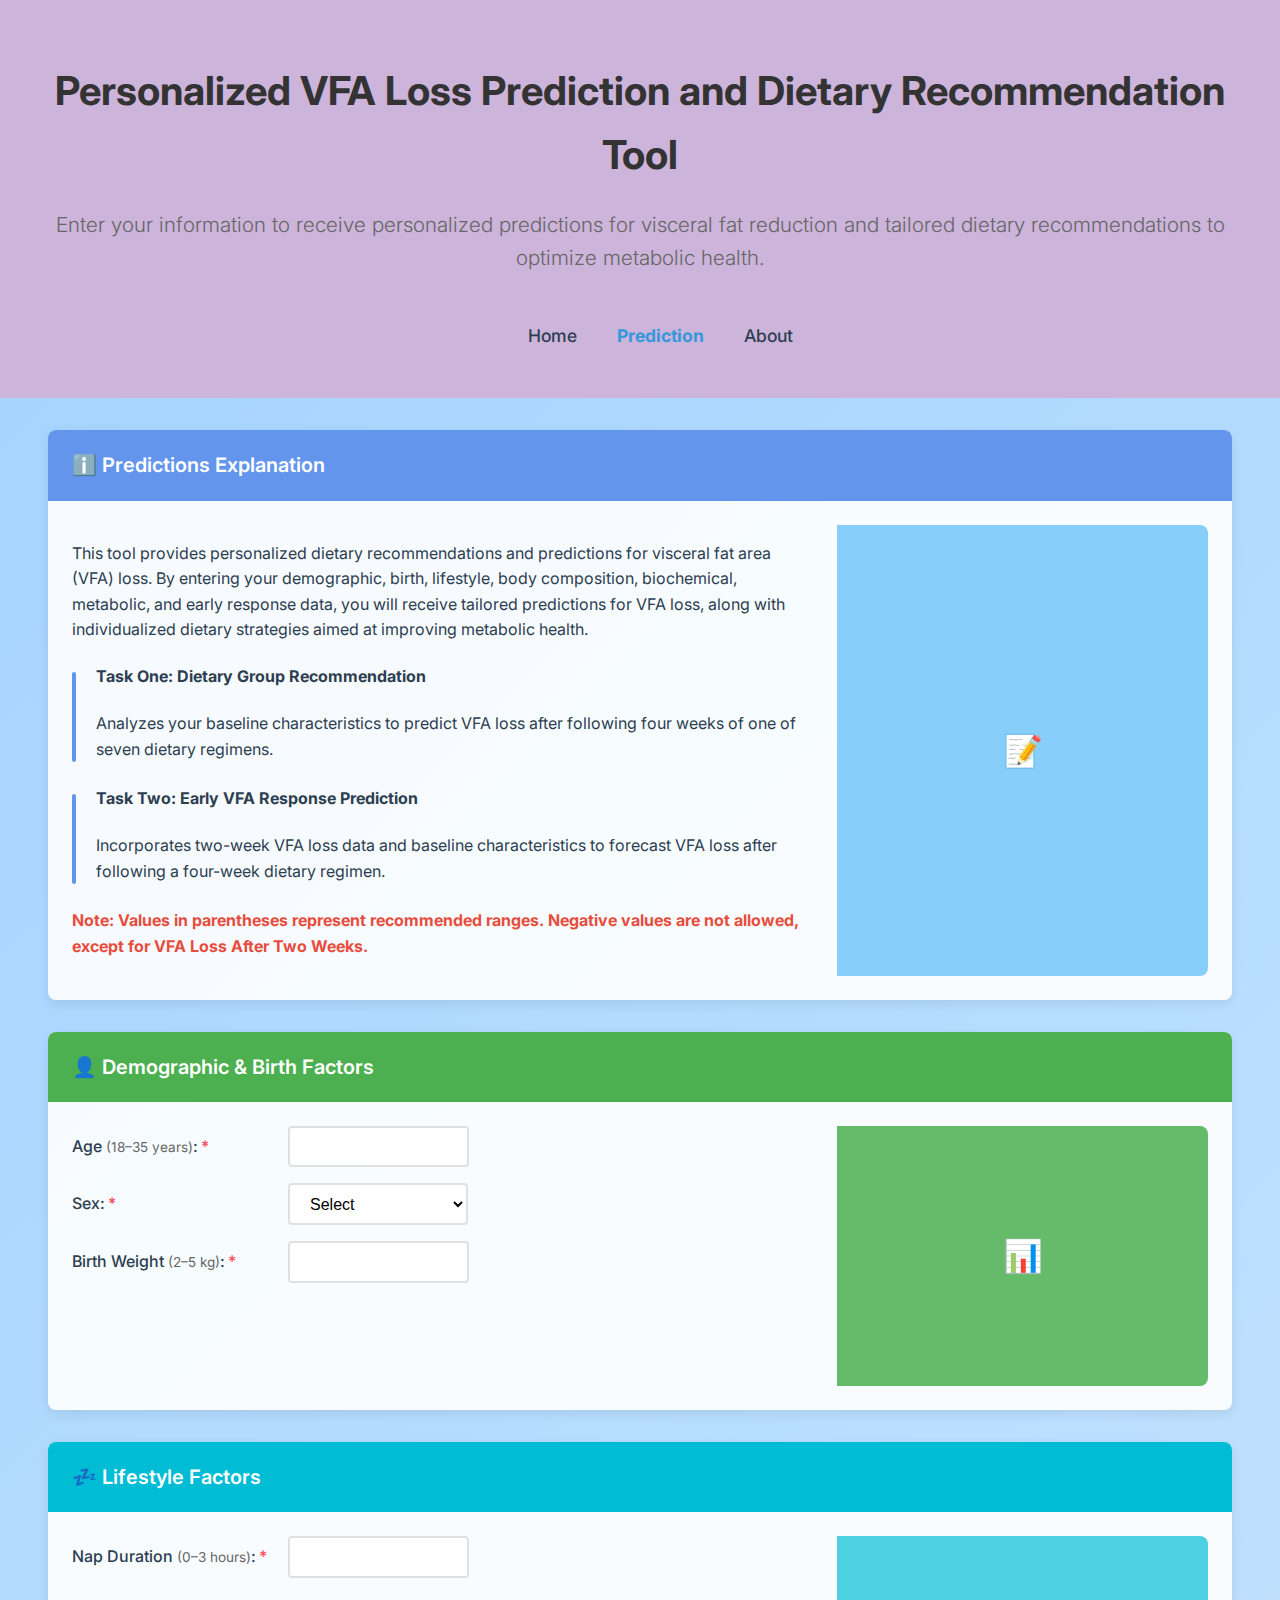
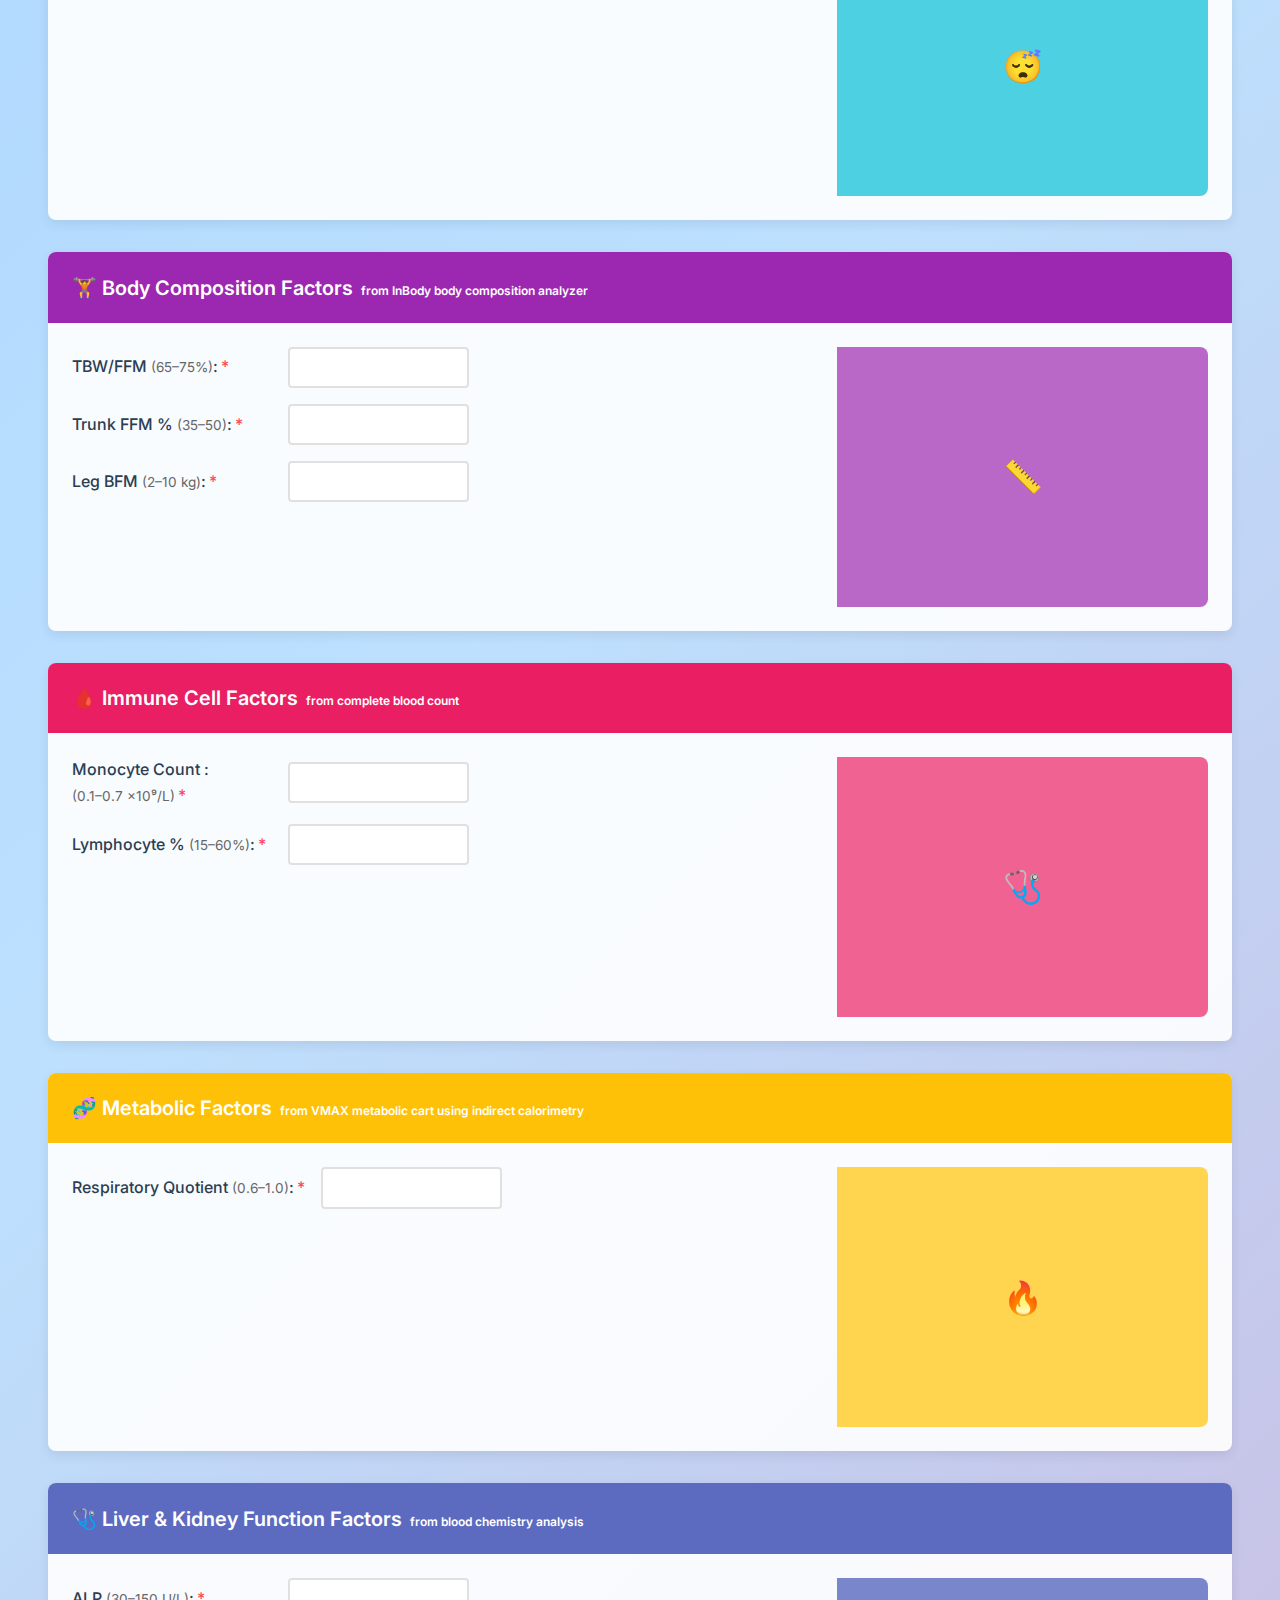
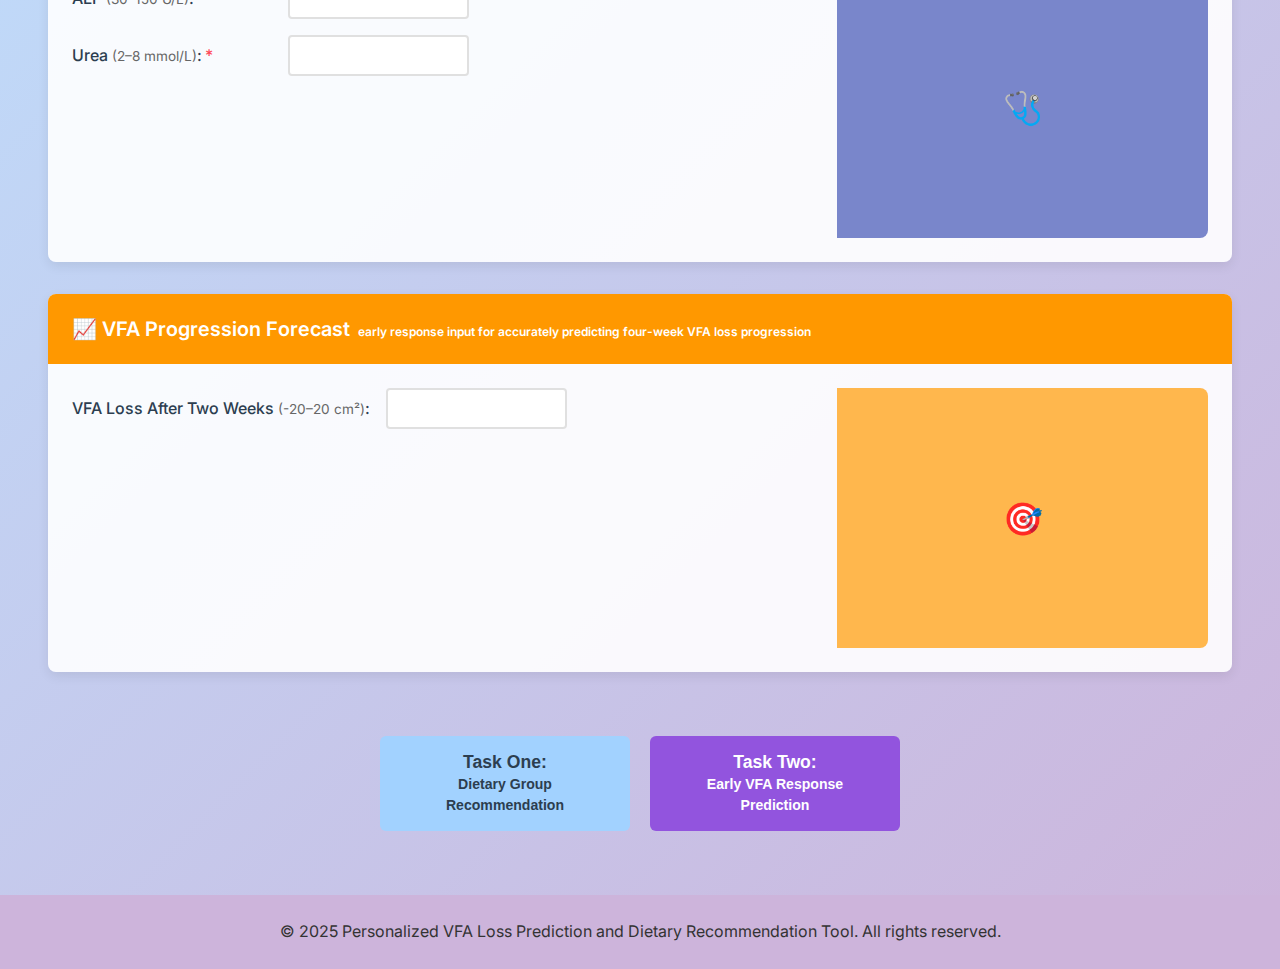
<file: templates/predict.html>
<!DOCTYPE html>
<html lang="en">
<head>
  <meta charset="UTF-8" />
  <meta name="viewport" content="width=device-width,initial-scale=1" />
  <title>Personalized VFA Loss Prediction and Dietary Recommendation Tool</title>
  <link
    href="https://fonts.googleapis.com/css2?family=Inter:wght@300;400;500;700&display=swap"
    rel="stylesheet"
  />
  <style>
    /* Keep original full-screen gradient background */
    body {
      font-family: 'Inter', Arial, sans-serif;
      background: linear-gradient(135deg, #a2d2ff 0%, #bde0fe 50%, #cdb4db 100%);
      color: #2c3e50;
      line-height: 1.6;
      margin: 0;
      padding: 0;
      min-height: 100vh;
    }

    /* New: Research foundation area above footer */
    .citation-section {
      background-color: #ffffff;
      color: #333;
      padding: 1.5rem 1rem;
      text-align: center;
    }
    .citation-text {
      font-size: 1rem;
      color: #666;
      font-style: italic;
      margin: 0;
    }

    /* Navigation Bar Styles - Consistent with index page */
    .navbar {
      background: #cdb4db;
      padding: 0rem 0;
    }
    .nav-container {
      display: flex;
      justify-content: center;
    }
    .nav-links {
      list-style: none;
      display: flex;
      gap: 2.5rem;
    }
    .nav-link {
      text-decoration: none;
      color: #2c3e50;
      font-weight: 500;
      font-size: 1.1rem;
      transition: color 0.3s;
    }
    .nav-link:hover, .nav-link.active {
      color: #3498db;
    }
    .nav-link.active { font-weight: 700; }

    /* Hero Section - Consistent with index page */
    .hero-section {
      background-color: #cdb4db;
      color: #333;
      padding: 2rem 1rem;
      text-align: center;
    }
    .hero-title {
      font-size: 2.5rem;
      font-weight: 700;
      margin-bottom: 1rem;
    }
    .hero-subtitle {
      font-size: 1.3rem;
      font-weight: 300;
      margin-bottom: 2rem;
      color: #666;
    }

    /* Main container full width */
    .container {
      width: 100%;
      padding: 2rem 3rem;
      box-sizing: border-box;
    }
    
    @media (max-width: 768px) {
      .container {
        padding: 1rem 1.5rem;
      }
      .nav-links {
        gap: 1.5rem;
        flex-wrap: wrap;
        justify-content: center;
      }
      .nav-link {
        font-size: 1rem;
        padding: 0.5rem 0.8rem;
      }
      .hero-title {
        font-size: 2rem;
      }
      .hero-subtitle {
        font-size: 1.1rem;
      }
    }
    
    @media (max-width: 576px) {
      .container {
        padding: 1rem;
      }
      .nav-links {
        gap: 1rem;
      }
      .nav-link {
        font-size: 0.9rem;
        padding: 0.4rem 0.6rem;
      }
      .hero-title {
        font-size: 1.8rem;
      }
      .hero-subtitle {
        font-size: 1rem;
      }
    }

    /* Add left vertical line style */
    .analysis-item {
      position: relative;
      padding-left: 1.5rem;
      margin-bottom: 1.5rem;
    }
    .analysis-item::before {
      content: '';
      position: absolute;
      left: 0;
      top: 0.5rem;
      bottom: 0;
      width: 4px;
      background: #6495ED;
      border-radius: 2px;
    }

    /* Module unified style */
    .module {
      background: rgba(255, 255, 255, 0.9);
      border-radius: 8px;
      box-shadow: 0 4px 12px rgba(0, 0, 0, 0.08);
      margin-bottom: 2rem;
      overflow: hidden;
    }
    /* Fixed content area minimum height to ensure all modules are equal height */
    .module-content {
      display: grid;
      grid-template-columns: 2fr 1fr;
      gap: 1.5rem;
      padding: 1.5rem;
      min-height: 260px;
      align-items: stretch;
    }
    @media (max-width: 768px) {
      .module-content {
        grid-template-columns: 1fr;
        min-height: auto;
        padding: 1rem;
      }
      .icon-section {
        display: none; /* 在移动端隐藏图标区域以节省空间 */
      }
    }

    /* Module header */
    .module-header {
      padding: 1.2rem 1.5rem;
      font-size: 1.25rem;
      font-weight: 600;
      color: #fff;
      display: flex;
      align-items: baseline;
      gap: 0.5rem;
    }

    /* Icon area */
    .icon-section {
      display: flex;
      align-items: center;
      justify-content: center;
      font-size: 2rem;
      width: 100%;
      height: 100%;
      border-top-right-radius: 8px;
      border-bottom-right-radius: 8px;
      align-self: stretch;
    }

    /* Different module theme colors and icon backgrounds */
    .explanation .module-header { background: #6495ED; }  /* Soft blue, replacing gray */
    .explanation .icon-section  { background: #87CEFA; }
    .demographics .module-header { background: #4CAF50; }  /* Soft green, replacing too dark gray */
    .demographics .icon-section  { background: #66BB6A; }
    .body-composition .module-header { background: #9C27B0; }  /* Purple, avoiding duplication with other modules */
    .body-composition .icon-section  { background: #BA68C8; }
    .blood-parameters .module-header { background: #e91e63; }  /* Red pink for blood theme */
    .blood-parameters .icon-section  { background: #f06292; }
    .liver-kidney .module-header { background: #5C6BC0; }  /* Soft indigo for medical theme */
    .liver-kidney .icon-section  { background: #7986CB; }
    .metabolic .module-header   { background: #FFC107; }  /* Light yellow, avoiding duplication with dynamic-response */
    .metabolic .icon-section    { background: #FFD54F; }
    .lifestyle .module-header   { background: #00BCD4; }  /* Cyan, maintaining uniqueness */
    .lifestyle .icon-section    { background: #4DD0E1; }
    .birthweight .module-header { background: #F48FB1; }  /* Soft pink, suitable for birth information theme */
    .birthweight .icon-section  { background: #F8BBD9; }
    .dynamic-response .module-header { background: #FF9800; }  /* Soft orange, replacing harsh red */
    .dynamic-response .icon-section  { background: #FFB74D; }


    /* 表单行 */
    .form-group {
      display: flex;
      align-items: center;
      gap: 1rem;
      margin-bottom: 1rem;
      white-space: nowrap;
    }
    .form-group label {
      font-weight: 500;
      flex-shrink: 0;
      min-width: 200px;
      text-align: left;
    }
    
    /* 移动端表单布局优化 */
    @media (max-width: 768px) {
      .form-group {
        flex-direction: column;
        align-items: flex-start;
        gap: 0.5rem;
        white-space: normal;
      }
      .form-group label {
        min-width: auto;
        width: 100%;
        margin-bottom: 0.3rem;
      }
      .form-group input,
      .form-group select {
        width: 50% !important;
        max-width: 200px;
      }
      /* 统一移动端提交按钮宽度 */
      .submit-section {
        display: flex;
        flex-direction: column;
        align-items: center;
        gap: 1rem;
      }
      .submit-btn {
        width: 200px !important;
        padding: 1rem 1.5rem;
        margin: 0;
        text-align: center;
      }
    }
    .form-group label.required::after {
      content: "*";
      color: #ff4757;
      margin-left: 0.2rem;
    }
    .form-group input {
      padding: 0.6rem 1rem;
      border: 2px solid #e0e0e0;
      border-radius: 4px;
      font-size: 1rem;
      background: #fff;
      width: 145px;
      flex-shrink: 0;
    }
    
    .form-group select {
      padding: 0.6rem 1rem;
      border: 2px solid #e0e0e0;
      border-radius: 4px;
      font-size: 1rem;
      background: #fff;
      width: 180px;
      flex-shrink: 0;
    }
    .form-group input:focus,
    .form-group select:focus {
      outline: none;
      border-color: #3498db;
    }
    /* 范围提示文字缩小 */
    .form-group label span {
      font-size: 0.85em;
      color: #666;
      font-weight: 400;
    }

    /* 提交按钮 */
    .submit-section {
      text-align: center;
      padding: 2rem 0;
    }
    .submit-btn {
      padding: 1rem 2.5rem;
      margin: 0 0.5rem;
      font-size: 1.1rem;
      font-weight: 600;
      border: none;
      border-radius: 6px;
      cursor: pointer;
      transition: background 0.3s, transform 0.3s;
    }
    .submit-btn.baseline {
      background: #a2d2ff;
      color: #2c3e50;
    }
    .submit-btn.dynamic {
      background: #9254DE;
      color: #fff;
    }
    .submit-btn:hover {
      transform: translateY(-2px);
    }
    .submit-btn.baseline:hover {
      background: #89c2ff;
    }
    .submit-btn.dynamic:hover {
      background: #803ac4;
    }







    /* 页脚 */
    footer {
      background-color: #cdb4db;
      color: #333;
      text-align: center;
      padding: 1.5rem 0;
    }
  </style>
  <script>
    // 验证与任务切换
    function validateForm(e) {
      const taskType = document.getElementById('task_type').value;
      const v = document.getElementsByName('vfa_change_w2')[0].value.trim();
      if (taskType === 'task2' && !v) {
        alert('请填写 VFA_change_w2（第2周VFA变化），动态预测必填');
        e.preventDefault();
        return false;
      }
      
      // 检查所有数值输入，禁止负数
      const numberInputs = document.querySelectorAll('input[type="number"]');
      for (let input of numberInputs) {
        if (input.value && parseFloat(input.value) < 0) {
          alert('Error: Negative values are not allowed. Please check your input: ' + input.name);
          e.preventDefault();
          return false;
        }
      }
      
      return true;
    }
    function setTaskTypeAndValidate(type) {
      document.getElementById('task_type').value = type;
      return validateForm(new Event('submit'));
    }
  </script>
</head>
<body>
  <!-- 调整导航栏结构和位置，与index页面完全一致 -->
  <header class="hero-section">
    <div class="hero-content">
      <h1 class="hero-title">Personalized VFA Loss Prediction and Dietary Recommendation Tool</h1>
      <p class="hero-subtitle">Enter your information to receive personalized predictions for visceral fat reduction and tailored dietary recommendations to optimize metabolic health.</p>
      <nav class="navbar">
        <div class="nav-container">
          <ul class="nav-links">
            <li><a href="/" class="nav-link">Home</a></li>
            <li><a href="/predict" class="nav-link active">Prediction</a></li>
            <li><a href="/about" class="nav-link">About</a></li>
          </ul>
        </div>
      </nav>
    </div>
  </header>

  <main class="container">
    <form action="/predict" method="POST" onsubmit="return validateForm(event)">
      <input type="hidden" name="task_type" id="task_type" value="task1" />

      <!-- Task Explanation -->
      <section class="module explanation">
        <div class="module-header">ℹ️ Predictions Explanation</div>
        <div class="module-content">
          <div>
            <p>This tool provides personalized dietary recommendations and predictions for visceral fat area (VFA) loss. By entering your demographic, birth, lifestyle, body composition, biochemical, metabolic, and early response data, you will receive tailored predictions for VFA loss, along with individualized dietary strategies aimed at improving metabolic health.</p>
              
              <div class="analysis-item">
                <h4>Task One: Dietary Group Recommendation</h4>
                <p>Analyzes your baseline characteristics to predict VFA loss after following four weeks of one of seven dietary regimens.</p>
              </div>
              
              <div class="analysis-item">
                <h4>Task Two: Early VFA Response Prediction</h4>
                <p>Incorporates two-week VFA loss data and baseline characteristics to forecast VFA loss after following a four-week dietary regimen.</p>
              </div>
              
              <p style="margin-top: 1rem; font-weight: bold; color: #e74c3c;"><span class="range-text">Note: Values in parentheses represent recommended ranges. Negative values are not allowed, except for VFA Loss After Two Weeks.</span></p>
          </div>
          <div class="icon-section">📝</div>
        </div>
      </section>

      <!-- Demographics Module -->
      <section class="module demographics">
        <div class="module-header">👤 Demographic & Birth Factors</div>
        <div class="module-content">
          <div>
            <div class="form-group">
              <label class="required"><a href="/about#feature-age" style="color: inherit; text-decoration: none; cursor: pointer;">Age</a> <span>(18–35 years)</span>:</label>
              <input type="number" name="age" min="18" max="100" step="0.0000000001" required />
            </div>
            <div class="form-group">
              <label class="required"><a href="/about#feature-sex" style="color: inherit; text-decoration: none; cursor: pointer;">Sex</a>:</label>
              <select name="sex" required>
                <option value="">Select</option>
                <option value="2">Female</option>
                <option value="1">Male</option>
              </select>
            </div>
            <div class="form-group">
              <label class="required"><a href="/about#feature-birth-weight" style="color: inherit; text-decoration: none; cursor: pointer;">Birth Weight</a> <span>(2–5 kg)</span>:</label>
              <input type="number" name="birthweight" step="0.0000000001" min="1" max="10" required />
            </div>
          </div>
          <div class="icon-section">📊</div>
        </div>
      </section>

      <!-- Lifestyle Module -->
      <section class="module lifestyle">
        <div class="module-header">💤 Lifestyle Factors</div>
        <div class="module-content">
          <div>
            <div class="form-group">
              <label class="required"><a href="/about#feature-nap-duration" style="color: inherit; text-decoration: none; cursor: pointer;">Nap Duration</a> <span>(0–3 hours)</span>:</label>
              <input type="number" name="naptime" step="0.0000000001" min="0" max="5" required />
            </div>
          </div>
          <div class="icon-section">😴</div>
        </div>
      </section>

      <!-- Body Composition Module -->
      <section class="module body-composition">
        <div class="module-header">🏋️ Body Composition Factors <span class="source-text" style="font-size: 0.6em;">from InBody body composition analyzer</span></div>
        <div class="module-content">
          <div>
            <div class="form-group">
              <label class="required"><a href="/about#feature-tbwffm" style="color: inherit; text-decoration: none; cursor: pointer;">TBW/FFM</a> <span>(65–75%)</span>:</label>
              <input type="number" name="tbw_ffm" step="0.0000000001" min="0" max="100" required />
            </div>
            <div class="form-group">
              <label class="required"><a href="/about#feature-trunk-ffm-" style="color: inherit; text-decoration: none; cursor: pointer;">Trunk FFM %</a> <span>(35–50)</span>:</label>
              <input type="number" name="ffm_trunk_percent" step="0.0000000001" min="0" max="100" required />
            </div>

            <div class="form-group">
              <label class="required"><a href="/about#feature-leg-bfm" style="color: inherit; text-decoration: none; cursor: pointer;">Leg BFM</a> <span>(2–10 kg)</span>:</label>
              <input type="number" name="bfm_leg" step="0.0000000001" min="0" max="50" required />
            </div>

          </div>
          <div class="icon-section">📏</div>
        </div>
      </section>

      <!-- Blood Parameters Module -->
      <section class="module blood-parameters">
        <div class="module-header">🩸 Immune Cell Factors <span class="source-text" style="font-size: 0.6em;">from complete blood count</span></div>
        <div class="module-content">
          <div>
            <div class="form-group">
              <label class="required"><a href="/about#feature-monocyte-count" style="color: inherit; text-decoration: none; cursor: pointer;">Monocyte Count</a> :<br><span>(0.1–0.7 ×10⁹/L)</span></label>
              <input type="number" name="bc011" step="0.0000000001" min="0" max="10" required />
            </div>
            <div class="form-group">
              <label class="required"><a href="/about#feature-lymphocyte-percent" style="color: inherit; text-decoration: none; cursor: pointer;">Lymphocyte %</a> <span>(15–60%)</span>:</label>
              <input type="number" name="bc010" step="0.0000000001" min="0" max="100" required />
            </div>
          </div>
          <div class="icon-section">🩺</div>
        </div>
      </section>

      <!-- Metabolic Module -->
      <section class="module metabolic">
        <div class="module-header">🧬 Metabolic Factors <span class="source-text" style="font-size: 0.6em;">from VMAX metabolic cart using indirect calorimetry</span></div>
        <div class="module-content">
          <div>
            <div class="form-group">
              <label class="required"><a href="/about#feature-respiratory-quotient" style="color: inherit; text-decoration: none; cursor: pointer;">Respiratory Quotient</a> <span>(0.6–1.0)</span>:</label>
              <input type="number" name="metcar_rq" step="0.0000000001" min="0" max="10" required />
            </div>
          </div>
          <div class="icon-section">🔥</div>
        </div>
      </section>

      <!-- Liver & Kidney Function Module -->
      <section class="module liver-kidney">
        <div class="module-header">🩺 Liver & Kidney Function Factors <span class="source-text" style="font-size: 0.6em;">from blood chemistry analysis</span></div>
        <div class="module-content">
          <div>
            <div class="form-group">
              <label class="required"><a href="/about#feature-alp" style="color: inherit; text-decoration: none; cursor: pointer;">ALP</a> <span>(30–150 U/L)</span>:</label>
              <input type="number" name="sh0018" step="0.0000000001" min="0" max="200" required />
            </div>
            <div class="form-group">
              <label class="required"><a href="/about#feature-urea" style="color: inherit; text-decoration: none; cursor: pointer;">Urea</a> <span>(2–8 mmol/L)</span>:</label>
              <input type="number" name="sh0024" step="0.0000000001" min="0" max="20" required />
            </div>
          </div>
          <div class="icon-section">🩺</div>
        </div>
      </section>

      <!-- Dynamic Response Module -->
      <section class="module dynamic-response">
        <div class="module-header">📈 VFA Progression Forecast <span class="range-text" style="font-size: 0.6em;">early response input for accurately predicting four-week VFA loss progression</span></div>
        <div class="module-content">
          <div>
            <div class="form-group">
              <label>VFA Loss After Two Weeks <span>(-20–20 cm²)</span>:</label>
              <input type="number" name="vfa_change_w2" step="0.0000000001" min="-100" max="100" />
            </div>
          </div>
          <div class="icon-section">🎯</div>
        </div>
      </section>

      <!-- Submit Buttons -->
      <div class="submit-section">
        <button type="submit" class="submit-btn baseline" onclick="return setTaskTypeAndValidate('task1')" style="width: 250px;">
          Task One:<br>
          <span style="font-size: 0.8em;">Dietary Group Recommendation</span>
        </button>
        <button type="submit" class="submit-btn dynamic" onclick="return setTaskTypeAndValidate('task2')" style="width: 250px;">
          Task Two:<br>
          <span style="font-size: 0.8em;">Early VFA Response Prediction</span>
        </button>
      </div>
    </form>
  </main>

  <footer>
    &copy; 2025 Personalized VFA Loss Prediction and Dietary Recommendation Tool. All rights reserved.
  </footer>
</body>
</html>
</file>
